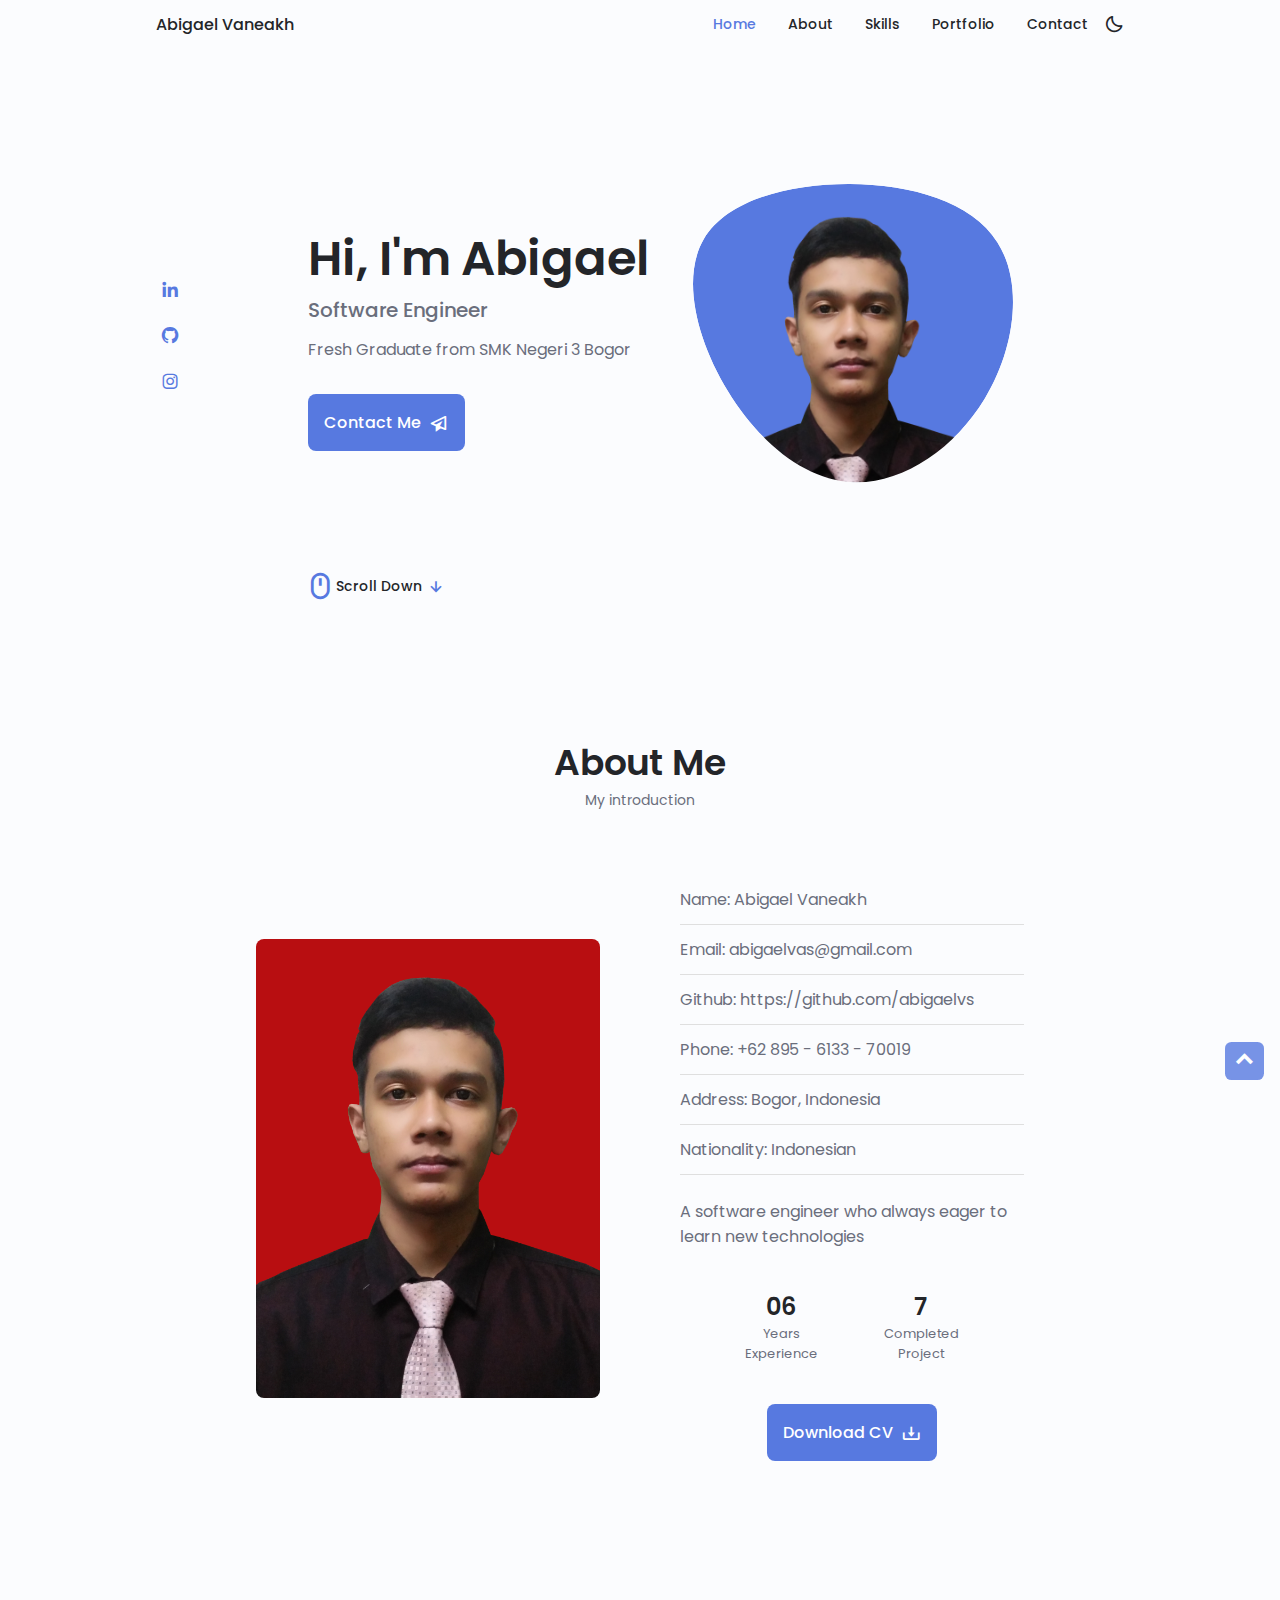
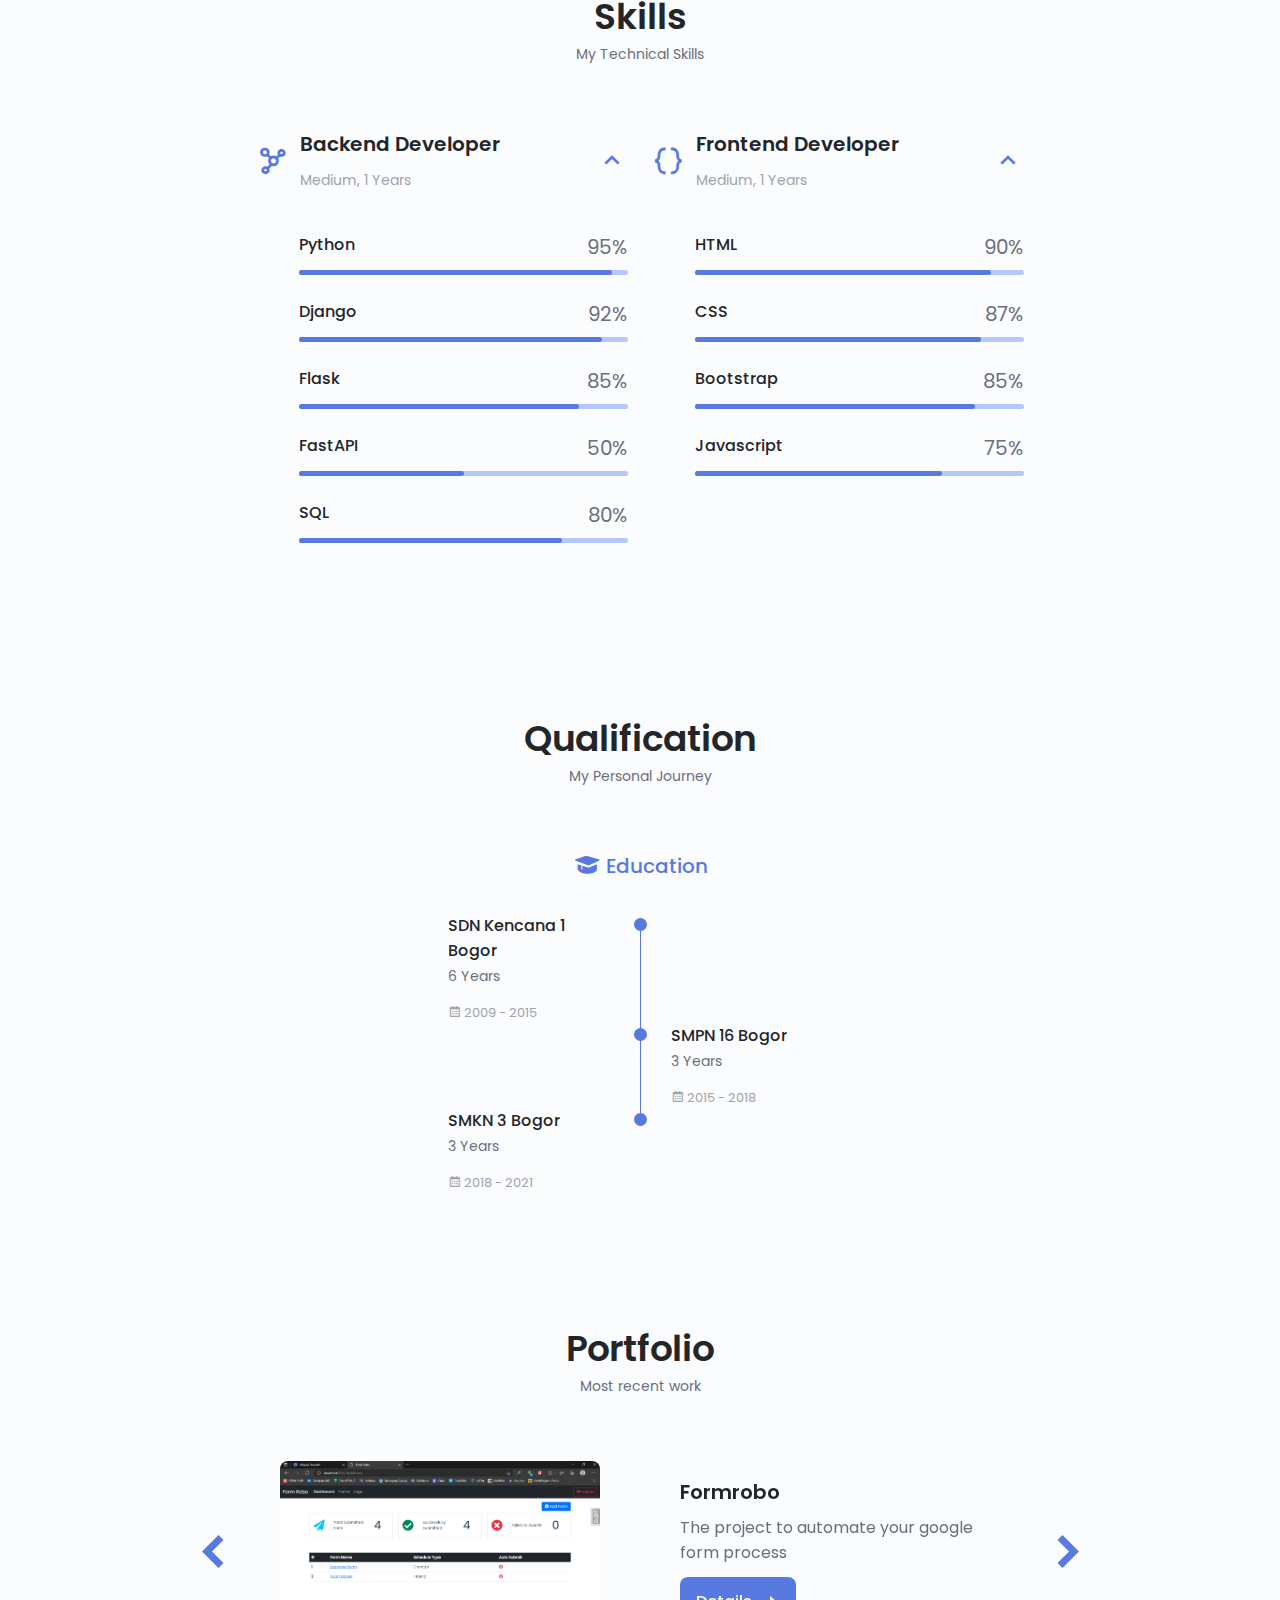
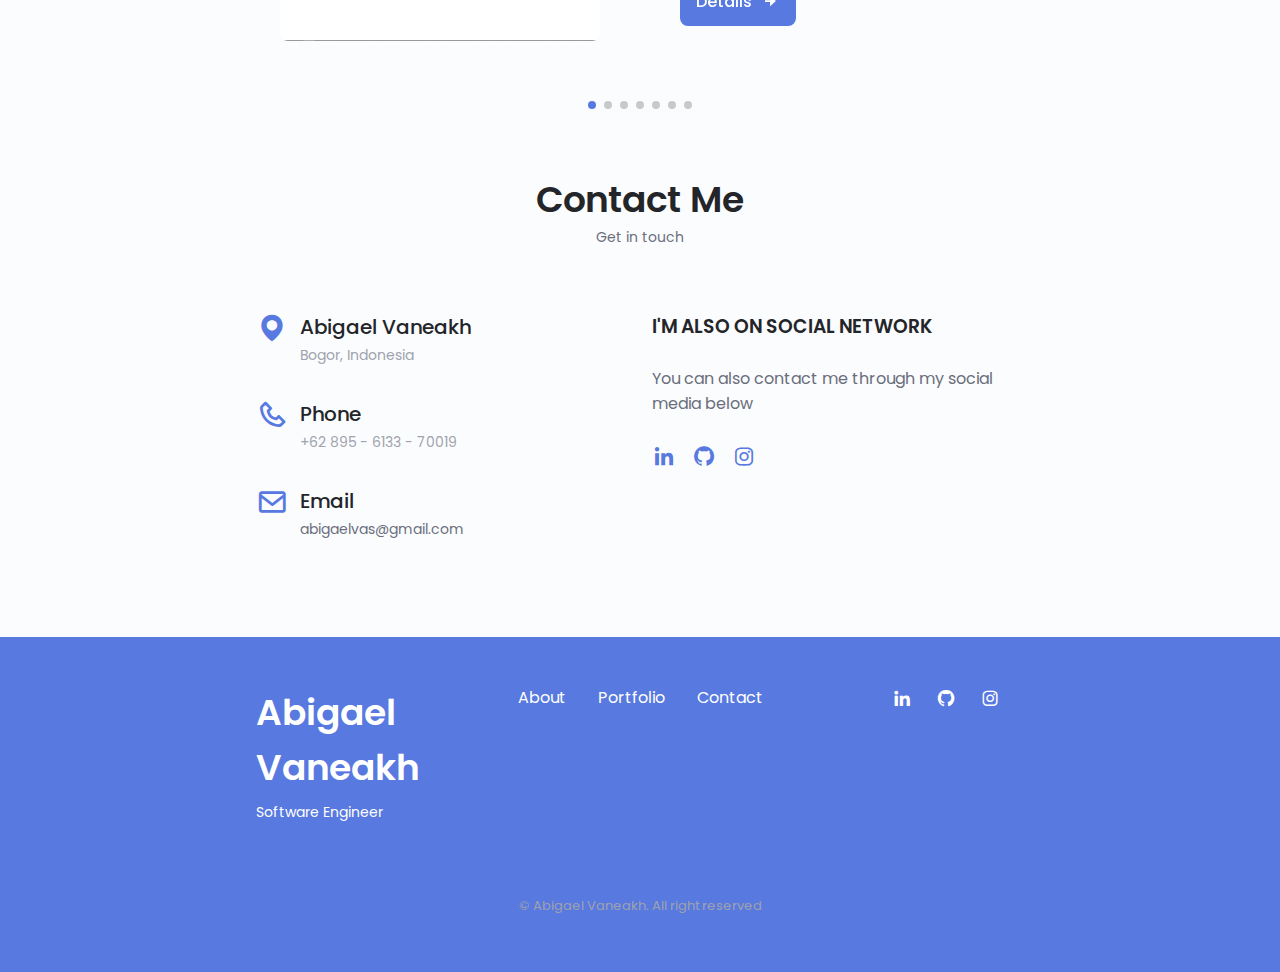
<file: index.html>
<!doctype html>
<html lang="en">
  <head>
    <!-- Required meta tags -->
    <meta charset="utf-8">
    <meta name="viewport" content="width=device-width, initial-scale=1">

    <!-- favicon -->
    <link rel="icon" href="assets/img/icon.png">

    <!-- icon -->
    <link href='https://unpkg.com/boxicons@2.0.7/css/boxicons.min.css' rel='stylesheet'>

    <!-- swiper css -->
    <link rel="stylesheet" href="assets/css/swiper-bundle.min.css">

    <!-- own css -->
    <link rel="stylesheet" href="assets/css/style.css">

    <title>Abigael Vaneakh</title>
  </head>
  <body>

    <!-- navbar -->
    <header class="header" id="header">
      <nav class="nav container">
        <a href="#" class="nav-logo">Abigael Vaneakh</a>

        <div class="nav-menu" id="navMenu">
          <ul class="nav-list grid">
            <li class="nav-item">
              <a href="#home" class="nav-link active-link">
                <i class='bx bx-home-alt nav-icon' ></i> Home
              </a>
            </li>
            <li class="nav-item">
              <a href="#about" class="nav-link">
                <i class='bx bx-user nav-icon'></i> About
              </a>
            </li>
            <li class="nav-item">
              <a href="#skills" class="nav-link">
                <i class='bx bx-file nav-icon'></i> Skills
              </a>
            </li>
            <li class="nav-item">
              <a href="#portfolio" class="nav-link">
                <i class='bx bx-images nav-icon' ></i> Portfolio
              </a>
            </li>
            <li class="nav-item">
              <a href="#contact" class="nav-link">
                <i class='bx bx-paper-plane nav-icon'></i> Contact
              </a>
            </li>
          </ul>
          <i class='bx bx-x nav-close' id="navClose"></i>
        </div>

        <div class="nav-btns">
          <!-- theme change button -->
          <i class='bx bx-moon change-theme' id="theme-button"></i>
          <div class="nav-toggle" id="navToggle">
            <i class='bx bx-grid-alt' ></i>
          </div>
        </div>
      </nav>
    </header>

    <!-- main -->
    <main class="main">
      <!-- home -->
      <section class="home section" id="home">
        <div class="home-container container grid">
          <div class="home-content grid">
            <div class="home-social">
              
            </div>

            <div class="home-img">
              <svg class="home-blob" viewBox="0 0 200 187" xmlns="http://www.w3.org/2000/svg" xmlns:xlink="http://www.w3.org/1999/xlink">
                  <mask id="mask0" mask-type="alpha">
                      <path d="M190.312 36.4879C206.582 62.1187 201.309 102.826 182.328 134.186C163.346 165.547 
                      130.807 187.559 100.226 186.353C69.6454 185.297 41.0228 161.023 21.7403 129.362C2.45775 
                      97.8511 -7.48481 59.1033 6.67581 34.5279C20.9871 10.1032 59.7028 -0.149132 97.9666 
                      0.00163737C136.23 0.303176 174.193 10.857 190.312 36.4879Z"/>
                  </mask>
                  <g mask="url(#mask0)">
                      <path d="M190.312 36.4879C206.582 62.1187 201.309 102.826 182.328 134.186C163.346 
                      165.547 130.807 187.559 100.226 186.353C69.6454 185.297 41.0228 161.023 21.7403 
                      129.362C2.45775 97.8511 -7.48481 59.1033 6.67581 34.5279C20.9871 10.1032 59.7028 
                      -0.149132 97.9666 0.00163737C136.23 0.303176 174.193 10.857 190.312 36.4879Z"/>
                      <image class="home-blob-img" x='12' y='20' xlink:href="assets/img/abigaelvs.png"/>
                  </g>
              </svg>            
            </div>

            <div class="home-data">
              <h1 class="home-title">Hi, I'm Abigael</h1>
              <h3 class="home-subtitle">Software Engineer</h3>
              <p class="home-description">Fresh Graduate from SMK Negeri 3 Bogor</p>
              
              <a href="#contact" class="button button-flex">
                Contact Me <i class='bx bx-paper-plane button-icon' ></i>
              </a>
            </div>
          </div>

          <div class="home-scroll">
            <a href="#about" class="home-scroll-button button-flex">
                <i class='bx bx-mouse home-scroll-mouse' ></i>
                <span class="home-scroll-name">Scroll Down</span>
                <i class='bx bx-down-arrow-alt home-scroll-arrow'></i>
            </a>
          </div>
        </div>
      </section>

      <!-- about -->
      <section class="about section" id="about">
        <h2 class="section-title">About Me</h2>
        <span class="section-subtitle">My introduction</span>

        <div class="about-container container grid">
          <img src="assets/img/cv-photo-red.jpg" alt="" class="about-img">

          <div class="about-data">
            <div class="about-details">
                <ul>
                    <li>Name: Abigael Vaneakh</li>
                    <li>Email: <a href="mailto:abigaelvas@gmail.com">abigaelvas@gmail.com</a></li>
                    <li>Github: <a href="https://github.com/abigaelvs">https://github.com/abigaelvs</a></li>
                    <li>Phone: +62 895 - 6133 - 70019</li>
                    <li>Address: Bogor, Indonesia</li>
                    <li>Nationality: Indonesian</li>
                </ul>
            </div>

            <p class="about-description">
                A software engineer who always eager to learn new technologies
            </p>

            <div class="about-info">
              <div>
                <span class="about-info-title" id="years-experience">01</span>
                <span class="about-info-name">Years <br> Experience</span>
              </div>
              <div>
                <span class="about-info-title" id="completed-project">5</span>
                <span class="about-info-name">Completed <br> Project</span>
              </div>
            </div>

            <div class="about-buttons">
              <a download href="assets/pdf/CV-Abigael-Vaneakh.pdf" class="button button-flex">
                Download CV <i class='bx bx-download button-icon'></i>
              </a>
            </div>
          </div>
        </div>
      </section>

      <!-- skills -->
      <section class="sekills section" id="skills">
        <h2 class="section-title">Skills</h2>
        <span class="section-subtitle">My Technical Skills</span>

        <div class="skills-container container grid">

        </div>
      </section>

      <!-- qualification -->
      <section class="qualification section">
        <h2 class="section-title">Qualification</h2>
        <span class="section-subtitle">My Personal Journey</span>

        <div class="qualification-container container">
          <div class="qualification-tabs">
            <div class="qualification-button button-flex qualification-active" data-target="#education">
              <i class='bx bxs-graduation qualification-icon' ></i>
              Education
            </div>
          </div>

          <div class="qualification-sections">
            <!-- qualification content 1 -->
            <div class="qualification-content qualification-active" data-content id="education">
              <!-- qualification 1 -->
              <div class="qualification-data">
                <div>
                  <h3 class="qualification-title">SDN Kencana 1 Bogor</h3>
                  <span class="qualification-subtitle">6 Years</span>
                  <div class="qualification-calendar">
                    <i class='bx bx-calendar'></i>
                    2009 - 2015
                  </div>
                </div>

                <div>
                  <span class="qualification-rounder"></span>
                  <span class="qualification-line"></span>
                </div>

              </div>

              <!-- qualification 2 -->
              <div class="qualification-data">
                <div></div>

                <div>
                  <span class="qualification-rounder"></span>
                  <span class="qualification-line"></span>
                </div>

                <div>
                  <h3 class="qualification-title">SMPN 16 Bogor</h3>
                  <span class="qualification-subtitle">3 Years</span>
                  <div class="qualification-calendar">
                    <i class='bx bx-calendar'></i>
                    2015 - 2018
                  </div>
                </div>
              </div>
              <!-- qualification 3 -->
              <div class="qualification-data">
                <div>
                  <h3 class="qualification-title">SMKN 3 Bogor</h3>
                  <span class="qualification-subtitle">3 Years</span>
                  <div class="qualification-calendar">
                    <i class='bx bx-calendar'></i>
                    2018 - 2021
                  </div>
                </div>

                <div>
                  <span class="qualification-rounder"></span>
                  <!-- <span class="qualification-line"></span> -->
                </div>
              </div>
            </div>

          </div>
        </div>
      </section>


      <!-- portfolio -->
      <section class="portfolio section" id="portfolio">
        <h2 class="section-title">Portfolio</h2>
        <span class="section-subtitle">Most recent work</span>

        <div class="portfolio-container container swiper-container">
          <div class="swiper-wrapper">
            
          </div>

          <div class="portfolio-button-next swiper-button-next">
            <i class='bx bxs-chevron-right swiper-portfolio-icon' ></i>
          </div>
          <div class="portfolio-button-prev swiper-button-prev">
            <i class='bx bxs-chevron-left swiper-portfolio-icon' ></i>
          </div>
          <div class="swiper-pagination"></div>
        </div>
      </section>

      <!-- contact me -->
      <section class="contact section" id="contact">
        <h2 class="section-title">Contact Me</h2>
        <span class="section-subtitle">Get in touch</span>

        <div class="contact-container container grid">
            <div>
                <div class="contact-information">
                    <i class='bx bxs-map contact-icon' ></i>
    
                    <div>
                        <h3 class="contact-title">Abigael Vaneakh</h3>
                        <span class="contact-subtitle">Bogor, Indonesia</span>
                    </div>
                </div>
                <div class="contact-information">
                    <i class='bx bx-phone contact-icon' ></i>

                    <div>
                        <h3 class="contact-title">Phone</h3>
                        <span class="contact-subtitle">+62 895 - 6133 - 70019</span>
                    </div>
                </div>

                <div class="contact-information">
                    <i class='bx bx-envelope contact-icon' ></i>

                    <div>
                        <h3 class="contact-title">Email</h3>
                        <span class="contact-subtitle"><a href="mailto:abigaelvas@gmail.com">abigaelvas@gmail.com</a></span>
                    </div>
                </div>
            </div>

            <div class="contact-form" >
                <div class="contact-form-title">
                    <h3>I'M ALSO ON SOCIAL NETWORK</h3>
                </div>
                <br>
              
                <p>You can also contact me through my social media below</p>

                <br>
            
                <div class="contact-socials">

                </div>
                
            </div>
        </div>
      </section>

      <!-- footer -->
      <footer class="footer">
        <div class="footer-bg">
          <div class="footer-container container grid">
            <div>
              <h1 class="footer-title">Abigael Vaneakh</h1>
              <span class="footer-subtitle">Software Engineer</span>
            </div>

            <ul class="footer-links">
              <li>
                <a href="#about" class="footer-link">About</a>
              </li>
              <li>
                <a href="#portfolio" class="footer-link">Portfolio</a>
              </li>
              <li>
                <a href="#contact" class="footer-link">Contact</a>
              </li>
            </ul>

            <div class="footer-socials">

            </div>
          </div>

          <p class="footer-copy">&#169; Abigael Vaneakh. All right reserved</p>
        </div>
      </footer>

      <!-- scroll top -->
      <a href="#" class="scroll-up" id="scrollUp">
        <i class='bx bxs-chevron-up scroll-up-icon' ></i>
      </a>
    </main>
    
    <script src="assets/js/swiper-bundle.min.js"></script>

    <!-- own js -->
    <script src="assets/js/index.js"></script>
  </body>
</html>
</file>
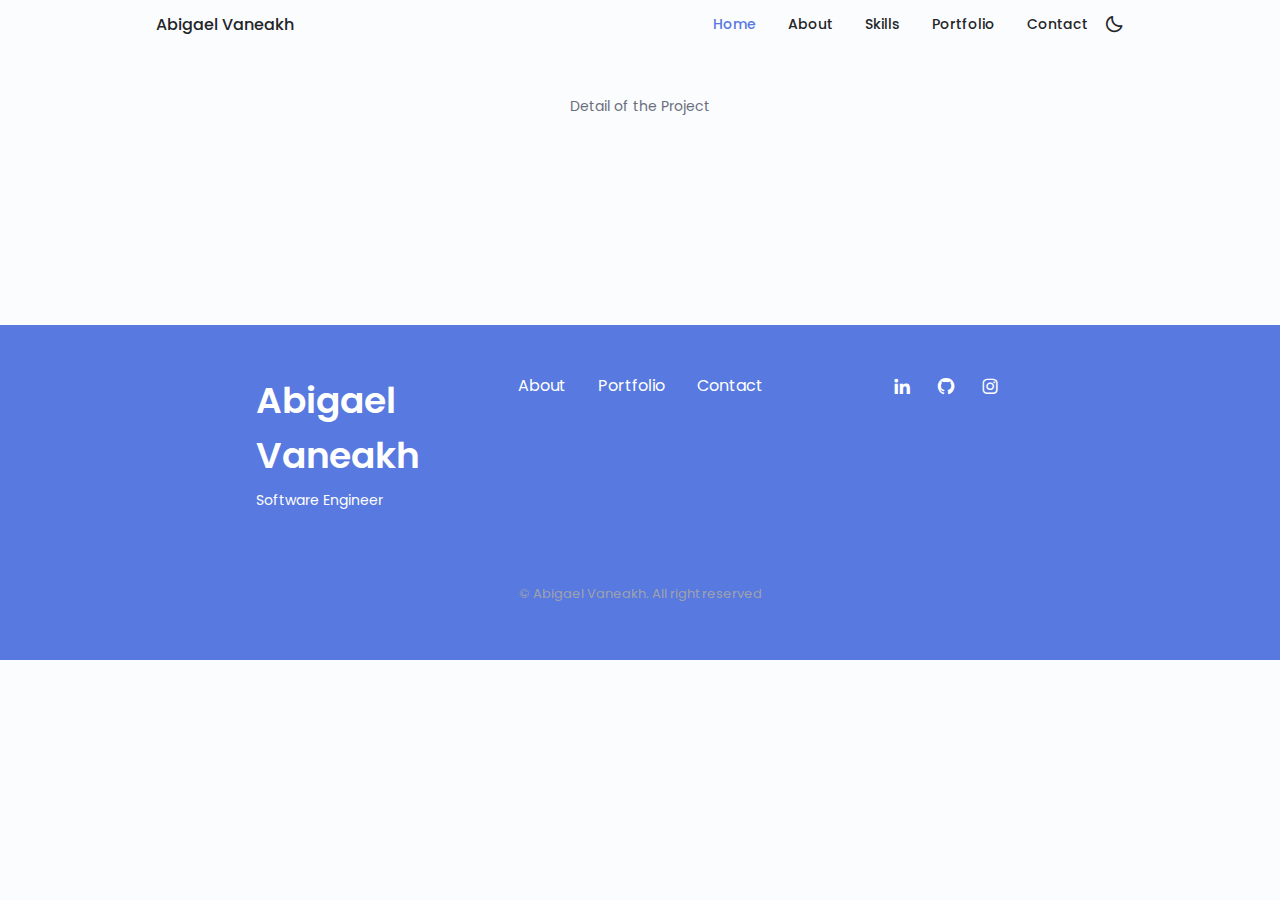
<file: portfolio-details.html>
<!doctype html>
<html lang="en">
<head>
  <!-- Required meta tags -->
  <meta charset="utf-8">
  <meta name="viewport" content="width=device-width, initial-scale=1">

  <!-- favicon -->
  <link rel="icon" href="assets/img/icon.png">

  <!-- icon -->
  <link href='https://unpkg.com/boxicons@2.0.7/css/boxicons.min.css' rel='stylesheet'>

  <!-- swiper css -->
  <link rel="stylesheet" href="assets/css/swiper-bundle.min.css">

  <!-- own css -->
  <link rel="stylesheet" href="assets/css/style.css">

  <title>Abigael Vaneakh</title>
</head>
<body>
  <!-- navbar -->
  <header class="header" id="header">
      <nav class="nav container">
        <a href="#" class="nav-logo">Abigael Vaneakh</a>

        <div class="nav-menu" id="navMenu">
          <ul class="nav-list grid">
            <li class="nav-item">
              <a href="index.html#home" class="nav-link active-link">
                <i class='bx bx-home-alt nav-icon' ></i> Home
              </a>
            </li>
            <li class="nav-item">
              <a href="index.html#about" class="nav-link">
                <i class='bx bx-user nav-icon'></i> About
              </a>
            </li>
            <li class="nav-item">
              <a href="index.html#skills" class="nav-link">
                <i class='bx bx-file nav-icon'></i> Skills
              </a>
            </li>
            <li class="nav-item">
              <a href="index.html#portfolio" class="nav-link">
                <i class='bx bx-images nav-icon' ></i> Portfolio
              </a>
            </li>
            <li class="nav-item">
              <a href="index.html#contact" class="nav-link">
                <i class='bx bx-paper-plane nav-icon'></i> Contact
              </a>
            </li>
          </ul>
          <i class='bx bx-x nav-close' id="navClose"></i>
        </div>

        <div class="nav-btns">
          <!-- theme change button -->
          <i class='bx bx-moon change-theme' id="theme-button"></i>
          <div class="nav-toggle" id="navToggle">
            <i class='bx bx-grid-alt' ></i>
          </div>
        </div>
      </nav>
  </header>
  <main class="main">
      
    <section class="details-section section" id="details">
      <h2 class="section-title"></h2>
      <span class="section-subtitle">Detail of the Project</span>

      <div class="images-container container swiper-container">
        <div class="swiper-wrapper">

        </div>

        <div class="details-button-next swiper-button-next">
          <i class='bx bxs-chevron-right swiper-portfolio-icon' ></i>
        </div>
        <div class="details-button-prev swiper-button-prev">
          <i class='bx bxs-chevron-left swiper-portfolio-icon' ></i>
        </div>
        <div class="swiper-pagination"></div>
      </div>

      <div class="details-container container grid">
        <div class="details-data">
          <p class="details-description">
            
          </p>

          <div class="detail-buttons">
          </div>
        </div>
      </div>
    </section>
      
    <!-- footer -->
    <footer class="footer">
      <div class="footer-bg">
        <div class="footer-container container grid">
          <div>
            <h1 class="footer-title">Abigael Vaneakh</h1>
            <span class="footer-subtitle">Software Engineer</span>
          </div>

          <ul class="footer-links">
            <li>
                <a href="#about" class="footer-link">About</a>
            </li>
            <li>
                <a href="#portfolio" class="footer-link">Portfolio</a>
            </li>
            <li>
                <a href="#contact" class="footer-link">Contact</a>
            </li>
          </ul>

          <div class="footer-socials">

          </div>
        </div>

        <p class="footer-copy">&#169; Abigael Vaneakh. All right reserved</p>
      </div>
    </footer>

    <!-- scroll top -->
    <a href="#" class="scroll-up" id="scrollUp">
      <i class='bx bxs-chevron-up scroll-up-icon' ></i>
    </a>
  </main>

    <script src="assets/js/swiper-bundle.min.js"></script>

    <!-- own js -->
    <script src="assets/js/index.js"></script>
</body>
</html>
</file>
<file: assets/css/style.css>
@import url("https://fonts.googleapis.com/css2?family=Poppins:wght@400;600;700&display=swap");

:root {
  --header-height: 3rem;

  /* color */
  --hue-color: 225;

  /* hsl color mode */
  --first-color: hsl(var(--hue-color), 69%, 61%);
  --first-color-second: hsl(var(--hue-color), 69%, 61%);
  --first-color-alt: hsl(var(--hue-color), 57%, 53%);
  --first-color-lighter: hsl(var(--hue-color), 92%, 85%);
  --title-color: hsl(var(--hue-color), 8%, 15%);
  --text-color: hsl(var(--hue-color), 8%, 45%);
  --text-color-light: hsl(var(--hue-color), 8%, 65%);
  --input-color: hsl(var(--hue-color), 70%, 96%);
  --body-color: hsl(var(--hue-color), 60%, 99%);
  --container-color: #fff;
  --scroll-bar-color: hsl(var(--hue-color), 12%, 90%);
  --scroll-thumb-color: hsl(var(--hue-color), 12%, 80%);

  /* font and typography */
  --body-font: "Poppins", sans-serif;

  --big-font-size: 2rem;
  --h1-font-size: 1.5rem;
  --h2-font-size: 1.25rem;
  --h3-font-size: 1.125rem;
  --normal-font-size: 0.938rem;
  --small-font-size: 0.813rem;
  --smaller-font-size: 0.75rem;

  /* font weight */
  --font-medium: 500;
  --font-semi-bold: 600;

  /* margin */
  --mb-0-25: 0.25rem;
  --mb-0-5: 0.5rem;
  --mb-0-75: 0.75rem;
  --mb-1: 1rem;
  --mb-1-5: 1.5rem;
  --mb-2: 2rem;
  --mb-2-5: 2.5rem;
  --mb-3: 3rem;

  /* z index */
  --z-tooltip: 10;
  --z-fixed: 100;
  --z-modal: 1000;
}

/* font size for large devices */
@media screen and (min-width: 968px) {
  :root {
    --big-font-size: 3rem;
    --h1-font-size: 2.25rem;
    --h2-font-size: 1.5rem;
    --h3-font-size: 1.25rem;
    --normal-font-size: 1rem;
    --small-font-size: 0.875rem;
    --smaller-font-size: 0.813rem;
  }
}

/* variables dark theme */
body.dark-theme {
  /* hsl color mode */
  --first-color-second: hsl(var(--hue-color), 30%, 8%);
  --title-color: hsl(var(--hue-color), 8%, 95%);
  --text-color: hsl(var(--hue-color), 8%, 75%);
  --input-color: hsl(var(--hue-color), 29%, 16%);
  --body-color: hsl(var(--hue-color), 28%, 12%);
  --container-color: hsl(var(--hue-color), 29%, 16%);
  --scroll-bar-color: hsl(var(--hue-color), 12%, 48%);
  --scroll-thumb-color: hsl(var(--hue-color), 12%, 36%);
}

/* button dark / light */
.nav-btns {
  display: flex;
  align-items: center;
}

.change-theme {
  font-size: 1.25rem;
  color: var(--title-color);
  margin-right: var(--mb-1);
  cursor: pointer;
  transition: 0.4s;
}

.change-theme:hover {
  color: var(--first-color);
}

/* base */
* {
  box-sizing: border-box;
  padding: 0;
  margin: 0;
}

html {
  scroll-behavior: smooth;
}

body {
  margin: 0 0 var(--header-height);
  font-family: var(--body-font);
  font-size: var(--normal-font-size);
  background-color: var(--body-color);
  color: var(--text-color);
}

h1,
h2,
h3,
h4 {
  color: var(--title-color);
  font-weight: var(--font-semi-bold);
}

ul {
  list-style: none;
}

a {
  text-decoration: none;
  color: var(--text-color);
}

img {
  max-width: 100%;
  height: auto;
}

/* reusable css classes */
.section {
  padding: 2rem 0 4rem;
}

.section-title {
  font-size: var(--h1-font-size);
}

.section-subtitle {
  display: block;
  font-size: var(--small-font-size);
  margin-bottom: var(--mb-3);
}

.section-title,
.section-subtitle {
  text-align: center;
}

/* layout */
.container {
  max-width: 768px;
  margin-left: var(--mb-1-5);
  margin-right: var(--mb-1-5);
}

.grid {
  display: grid;
  gap: 1.5rem;
}

.header {
  width: 100%;
  position: fixed;
  bottom: 0;
  left: 0;
  z-index: var(--z-fixed);
  background-color: var(--body-color);
  border-radius: 1.5rem 1.5rem 0 0;
}

.nav {
  max-width: 968px;
  height: var(--header-height);
  display: flex;
  justify-content: space-between;
  align-items: center;
}

.nav-logo,
.nav-toggle {
  color: var(--title-color);
  font-weight: var(--font-medium);
  transition: 0.4s;
}

.nav-logo:hover {
  color: var(--first-color);
}

.nav-toggle {
  font-size: 1.1rem;
  cursor: pointer;
}

.nav-toggle:hover {
  color: var(--first-color);
}

@media screen and (max-width: 767px) {
  .nav-menu {
    position: fixed;
    bottom: -100%;
    left: 0;
    width: 100%;
    background-color: var(--body-color);
    padding: 2rem 1.5rem 4rem;
    box-shadow: 0 -1px 4px rgba(0, 0, 0, 0.15);
    border-radius: 1.5rem 1.5rem 0 0;
    transition: 0.3s;
  }
}

.nav-list {
  grid-template-columns: repeat(3, 1fr);
}

.nav-link {
  display: flex;
  flex-direction: column;
  align-items: center;
  font-size: var(--small-font-size);
  color: var(--title-color);
  font-weight: var(--font-medium);
  transition: 0.4s;
}

.nav-link:hover {
  color: var(--first-color);
}

.nav-icon {
  font-size: 1.2rem;
}

.nav-close {
  position: absolute;
  right: 1.3rem;
  bottom: 0.5rem;
  font-size: 1.5rem;
  cursor: pointer;
  color: var(--first-color);
}

.nav-close:hover {
  color: var(--first-color-alt);
}

/* show menu */
.show-menu {
  bottom: 0;
}

/* active link */
.active-link {
  color: var(--first-color);
}

/* change background header */
.scroll-header {
  box-shadow: 0 -1px 4px rgba(0, 0, 0, 0.15);
}

/* home */
.home-container {
  gap: 1rem;
}

.home-content {
  grid-template-columns: 0.5fr 3fr;
  padding-top: 3.5rem;
  align-items: center;
}

.home-social {
  display: grid;
  grid-template-columns: max-content;
  row-gap: 1rem;
}

.home-social-icon {
  font-size: 1.25rem;
  color: var(--first-color);
}

.home-social-icon:hover {
  color: var(--first-color-alt);
}

.home-blob {
  width: 200px;
  fill: var(--first-color);
}

.home-blob-img {
  width: 170px;
}

.home-data {
  grid-column: 1/3;
}

.home-title {
  font-size: var(--big-font-size);
}

.home-subtitle {
  font-size: var(--h3-font-size);
  color: var(--text-color);
  font-weight: var(--font-medium);
  margin-bottom: var(--mb-0-75);
}

.home-description {
  margin-bottom: var(--mb-2);
}

.home-scroll {
  display: none;
}

.home-scroll-button {
  color: var(--first-color);
  transition: 0.3s;
}

.home-scroll-button:hover {
  transform: translateY(0.25rem);
}

.home-scroll-mouse {
  font-size: 2rem;
}

.home-scroll-name {
  font-size: var(--small-font-size);
  color: var(--title-color);
  font-weight: var(--font-medium);
  margin-right: var(--mb-0-25);
}

.home-scroll-arrow {
  font-size: 1.25rem;
}

/* buttons */
.button {
  display: inline-block;
  background-color: var(--first-color);
  color: #fff;
  padding: 1rem;
  border-radius: 0.5rem;
  font-weight: var(--font-medium);
  transition: 0.4s;
}

.button:hover {
  background-color: var(--first-color-alt);
}

.button-icon {
  font-size: 1.25rem;
  margin-left: var(--mb-0-5);
  transition: 0.3s;
}

.button-white {
  background-color: #fff;
  color: var(--first-color);
}

.button-white:hover {
  background-color: #fff;
}

.button-flex {
  display: inline-flex;
  align-items: center;
}

.button-small {
  padding: 0.75rem 1rem;
}

.button-link {
  padding: 0;
  background-color: transparent;
  color: var(--first-color);
}

.button-link:hover {
  background-color: transparent;
  color: var(--first-color-alt);
}

/* about */
.about-img {
  width: 200px;
  border-radius: 0.5rem;
  justify-self: center;
  align-self: center;
}

.about-details {
  margin-bottom: var(--mb-1-5);
}

.about-details ul li {
  padding: 12px 0 12px 0;
  border-bottom: 1px solid #dfdfdf;
}

.about-description {
  text-align: center;
  margin-bottom: var(--mb-2-5);
}

.about-info {
  display: flex;
  justify-content: space-evenly;
  margin-bottom: var(--mb-2-5);
}

.about-info-title {
  font-size: var(--h2-font-size);
  font-weight: var(--font-semi-bold);
  color: var(--title-color);
}

.about-info-name {
  font-size: var(--smaller-font-size);
}

.about-info-title,
.about-info-name {
  display: block;
  text-align: center;
}

.about-buttons {
  display: flex;
  justify-content: center;
}

/* skills */
.skills-container {
  row-gap: 0;
}

.skills-content {
  transition: 0.4s;
}

.skills-header {
  display: flex;
  align-items: center;
  margin-bottom: var(--mb-2-5);
  cursor: pointer;
}

.skills-icon,
.skills-arrow {
  font-size: 2rem;
  color: var(--first-color);
}

.skills-list {
  row-gap: 1.5rem;
  padding-left: 2.7rem;
}

.skills-icon {
  margin-right: var(--mb-0-75);
}

.skills-title {
  font-size: var(--h3-font-size);
}

.skills-subtitle {
  font-size: var(--small-font-size);
  color: var(--text-color-light);
}

.skills-arrow {
  margin-left: auto;
  transition: 0.4s;
}

.skills-title {
  display: flex;
  justify-content: space-between;
  margin-bottom: var(--mb-0-5);
}

.skills-name {
  font-size: var(--normal-font-size);
  font-weight: var(--font-medium);
}

.skills-bar,
.skills-percentage {
  height: 5px;
  border-radius: 0.25rem;
}

.skills-bar {
  background-color: var(--first-color-lighter);
}

.skills-percentage {
  display: block;
  background-color: var(--first-color);
}

.skills-close .skills-list {
  height: 0;
  overflow: hidden;
}

.skills-open .skills-list {
  height: max-content;
  margin-bottom: var(--mb-2-5);
}

.skills-open .skills-arrow {
  transform: rotate(-180deg);
}

/* qualification */
.qualification-tabs {
  display: flex;
  justify-content: space-evenly;
  margin-bottom: var(--mb-2);
}

.qualification-button {
  font-size: var(--h3-font-size);
  font-weight: var(--font-medium);
  cursor: pointer;
}

.qualification-button:hover {
  color: var(--first-color);
}

.qualification-icon {
  font-size: 1.8rem;
  margin-right: var(--mb-0-25);
}

.qualification-data {
  display: grid;
  grid-template-columns: 1fr max-content 1fr;
  column-gap: 1.5rem;
}

.qualification-title {
  font-size: var(--normal-font-size);
  font-weight: var(--font-medium);
}

.qualification-subtitle {
  display: inline-block;
  font-size: var(--small-font-size);
  margin-bottom: var(--mb-1);
}

.qualification-calendar {
  font-size: var(--smaller-font-size);
  color: var(--text-color-light);
}

.qualification-rounder {
  display: inline-block;
  width: 13px;
  height: 13px;
  background-color: var(--first-color);
  border-radius: 50%;
}

.qualification-line {
  display: block;
  width: 1px;
  height: 100%;
  background-color: var(--first-color);
  transform: translate(6px, -7px);
}

.qualification [data-content] {
  display: none;
}

.qualification-active[data-content] {
  display: block;
}

.qualification-button.qualification-active {
  color: var(--first-color);
}

/* portfolio */
.portfolio-container {
  overflow: initial;
}

.portfolio-content {
  padding: 0 1.5rem;
}

.portfolio-img {
  width: 265px;
  border-radius: 0.5rem;
  justify-self: center;
}

.portfolio-title {
  font-size: var(--h3-font-size);
  margin-bottom: var(--mb-0-5);
}

.portfolio-description {
  margin-bottom: var(--mb-0-75);
}

.portfolio-button:hover .button-icon {
  transform: translateX(0.25rem);
}

.swiper-button-prev::after,
.swiper-button-next::after {
  content: "";
}

.swiper-portfolio-icon {
  font-size: 2rem;
  color: var(--first-color);
}

.swiper-button-prev {
  left: -0.5rem;
}

.swiper-button-next {
  right: -0.5rem;
}

.swiper-container-horizontal > .swiper-pagination-bullets {
  bottom: -2.5rem;
}

.swiper-pagination-bullet-active {
  background-color: var(--first-color);
}

.swiper-button-prev,
.swiper-button-next,
.swiper-pagination-bullet {
  outline: none;
}

/* contact me */
.contact-container {
  row-gap: 3rem;
}

.contact-information {
  display: flex;
  margin-bottom: var(--mb-2);
}

.contact-icon {
  font-size: 2rem;
  color: var(--first-color);
  margin-right: var(--mb-0-75);
}

.contact-title {
  font-size: var(--h3-font-size);
  font-weight: var(--font-medium);
}

.contact-subtitle {
  font-size: var(--small-font-size);
  color: var(--text-color-light);
}

.contact-content {
  background-color: var(--input-color);
  border-radius: 0.5rem;
  padding: 0.75rem 1rem 0.25rem;
}

.contact-social {
  font-size: 1.5rem;
  color: var(--first-color);
  margin-right: var(--mb-1);
}

.contact-social:hover {
  color: var(--first-color-alt);
}

/* portfolio details page */
.images-container {
  margin-bottom: var(--mb-3);
}

.image-div {
  display: flex;
  justify-content: center;
  padding: 0 1.5rem;
}

.details-img {
  width: 265px;
  height: auto;
  justify-self: center;
}

.details-description {
  margin-bottom: var(--mb-2);
}

.details-tech ul li {
  padding: 12px 0 12px 0;
  border-bottom: 1px solid #dfdfdf;
}

.detail-buttons {
  margin-top: var(--mb-1-5);
  text-align: center;
}

.detail-button {
  margin-bottom: var(--mb-0-75);
  margin-right: var(--mb-0-75);
}

/* footer */
.footer {
  padding-top: 2rem;
}

.footer-container {
  row-gap: 3.5rem;
}

.footer-bg {
  background-color: var(--first-color-second);
  padding: 2rem 0 3rem;
}

.footer-title {
  font-size: var(--h1-font-size);
  margin-bottom: var(--mb-0-25);
}

.footer-subtitle {
  font-size: var(--small-font-size);
}

.footer-links {
  display: flex;
  flex-direction: column;
  row-gap: 1.5rem;
}

.footer-link:hover {
  color: var(--first-color-lighter);
}

.footer-social {
  font-size: 1.25rem;
  margin-right: var(--mb-1-5);
}

.footer-social:hover {
  color: var(--first-color-lighter);
}

.footer-copy {
  font-size: var(--smaller-font-size);
  text-align: center;
  color: var(--text-color-light);
  margin-top: var(--mb-3);
}

.footer-title,
.footer-subtitle,
.footer-link,
.footer-social {
  color: #fff;
}

/* scroll up */
.scroll-up {
  position: fixed;
  right: 1rem;
  bottom: -20%;
  display: flex;
  justify-content: center;
  align-items: center;
  background-color: var(--first-color);
  opacity: 0.8;
  padding: 0.3rem;
  border-radius: 0.4rem;
  z-index: var(--z-tooltip);
  transition: 0.4s;
}

.scroll-up:hover {
  background-color: var(--first-color-alt);
}

.scroll-up-icon {
  font-size: 1.8rem;
  color: #fff;
}

/* show scroll */
.show-scroll {
  bottom: 4.5rem;
}

/* scroll bar */
::-webkit-scrollbar {
  width: 0.6rem;
  background-color: var(--scroll-bar-color);
  border-radius: 0.5rem;
}

::-webkit-scrollbar-thumb {
  background-color: var(--scroll-thumb-color);
  border-radius: 0.5rem;
}

::-webkit-scrollbar-thumb:hover {
  background-color: var(--text-color-light);
}

/* media queries */
/* for small devices */
@media screen and (max-width: 350px) {
  .container {
    margin-left: var(--mb-1);
    margin-right: var(--mb-1);
  }
  .nav-menu {
    padding: 2rem 0.25rem 4rem;
  }

  .nav-list {
    column-gap: 0;
  }

  .home-content {
    grid-template-columns: 0.25fr 3fr;
  }

  .home-blob {
    width: 180px;
  }

  .skills-title {
    font-size: var(--normal-font-size);
  }

  .qualification-data {
    gap: 0.5rem;
  }
}

/* for medium devices */
@media screen and (min-width: 568px) {
  .home-content {
    grid-template-columns: max-content 1fr 1fr;
  }

  .home-data {
    grid-column: initial;
  }

  .home-img {
    order: 1;
    justify-self: center;
  }

  .about-container,
  .skills-container,
  .portfolio-content,
  .contact-container {
    grid-template-columns: repeat(2, 1fr);
  }

  .qualification-sections {
    display: grid;
    grid-template-columns: 0.6fr;
    justify-content: center;
  }

  .details-img {
    width: 520px;
  }

  .footer-container {
    grid-template-columns: repeat(3, 1fr);
  }
}

@media screen and (min-width: 768px) {
  .container {
    margin-left: auto;
    margin-right: auto;
  }

  body {
    margin: 0;
  }

  .section {
    padding: 6rem 0 2rem;
  }

  .section-subtitle {
    margin-bottom: 4rem;
  }

  .header {
    top: 0;
    bottom: initial;
  }
  .header,
  /* .main, */
  .footer-container {
    padding: 0 1rem;
  }

  .nav {
    height: calc(--header-height) + 1.5rem;
    column-gap: 1rem;
  }

  .nav-icon,
  .nav-close,
  .nav-toggle {
    display: none;
  }

  .nav-list {
    display: flex;
    column-gap: 2rem;
  }

  .nav-menu {
    margin-left: auto;
  }

  .change-theme {
    margin: 0;
  }

  .show-scroll {
    bottom: 1.5rem;
  }

  .home-container {
    row-gap: 5rem;
  }

  .home-content {
    padding-top: 5.5rem;
    column-gap: 2rem;
  }

  .home-blob {
    width: 270px;
  }

  .home-scroll {
    display: block;
  }

  .home-scroll-button {
    margin-left: 3rem;
  }

  .about-container {
    column-gap: 5rem;
  }

  .about-img {
    width: 350px;
  }

  .about-description {
    text-align: initial;
  }

  .about-info {
    justify-content: space-evenly;
  }

  .qualification-tabs {
    justify-content: center;
  }

  .qualification-button {
    margin: 0 var(--mb-1);
  }

  .qualification-sections {
    grid-template-columns: 0.5fr;
  }

  .portfolio-img {
    width: 320px;
  }

  .portfolio-content {
    align-items: center;
  }

  .details-img {
    width: 700px;
  }

  .footer-container {
    grid-template-columns: repeat(3, 1fr);
  }

  .footer-bg {
    padding: 3rem 0 3.5rem;
  }

  .footer-links {
    flex-direction: row;
    column-gap: 2rem;
  }

  .footer-socials {
    justify-self: flex-end;
  }

  .footer-copy {
    margin-top: 4.5rem;
  }
}

/* for large devices */
@media screen and (min-width: 1024px) {
  .header,
  .main,
  .footer-container {
    padding: 0;
  }

  .home-blob {
    width: 320px;
  }

  .home-social {
    transform: translateX(-6rem);
  }

  .portfolio-content {
    column-gap: 5rem;
  }

  .swiper-portfolio-icon {
    font-size: 3.5rem;
  }

  .portfolio-button-prev {
    left: -3.5rem;
  }

  .portfolio-button-next {
    right: -3.5rem;
  }

  .details-button-prev {
    left: 0;
  }

  .details-button-next {
    right: 0;
  }

  .swiper-container-horizontal > .swiper-pagination-bullets {
    bottom: -4.5rem;
  }
}
</file>
